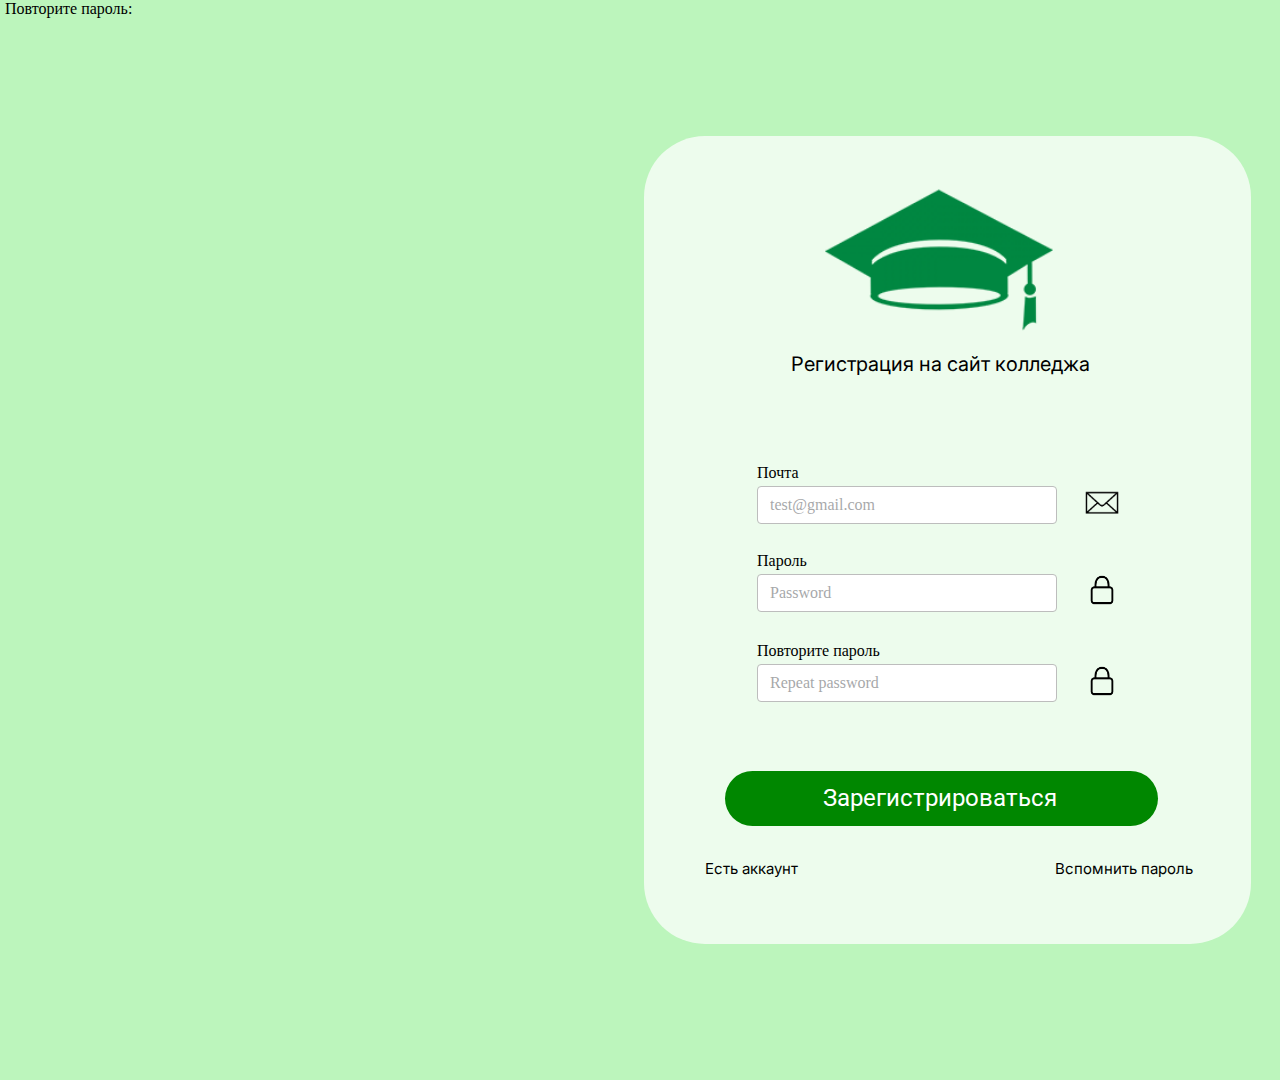
<file: фигма/index.html>
<html lang="en">
          <head>
            <meta charset="utf-8">
          
            <title>Html Generated</title>
            <meta name="description" content="Figma htmlGenerator">
            <meta name="author" content="htmlGenerator">
            <link href="https://fonts.googleapis.com/css?family=Inter&display=swap" rel="stylesheet">
<link href="https://fonts.googleapis.com/css?family=Roboto&display=swap" rel="stylesheet">

            <link rel="stylesheet" href="styles.css">
            
            <style>
              /*
                Figma Background for illustrative/preview purposes only.
                You can remove this style tag with no consequence
              */
              body {background: #E5E5E5; }
            </style>
          
          </head>
          
          <body>


            <div class=e83_3><div class=e83_2><div class="ei83_2_69_27"></div>
            <div class="hahahaha">
              <div  class="ei83_2_69_28"></div><div  class="ei83_2_69_29"></div><div  class="ei83_2_69_41"></div><div  class="ei83_2_69_31"></div><div  class="ei83_2_69_32"></div><span  class="ei83_2_69_42">Повторите пароль: </span><span  class="ei83_2_69_34">Есть аккаунт</span><span  class="ei83_2_69_35">Регистрация на сайт колледжа</span><span  class="ei83_2_69_36">Вспомнить пароль</span><div  class="ei83_2_69_37"></div><div  class="ei83_2_69_43"></div><div  class="ei83_2_69_38"></div><span  class="ei83_2_69_39">Зарегистрироваться</span><div  class="ei83_2_75_2"></div>
              
              <div class="text-field">
                <label class="text-field__label" for="email">Почта</label>
                <input class="text-field__input" type="text" name="email" id="email" placeholder="test@gmail.com">
              </div>

              <div class="text-field2"> 
                <label class="text-field__label" for="password">Пароль</label>
                <input class="text-field__input" type="text" name="password" id="password" placeholder="Password">
              </div>

              <div class="text-field3">
                <label class="text-field__label" for="repeat_password">Повторите пароль</label>
                <input class="text-field__input" type="text" name="repeat_password" id="repeat_password" placeholder="Repeat password ">
              </div>

            </div>
          </div>  
          </body>
          </html>
</file>
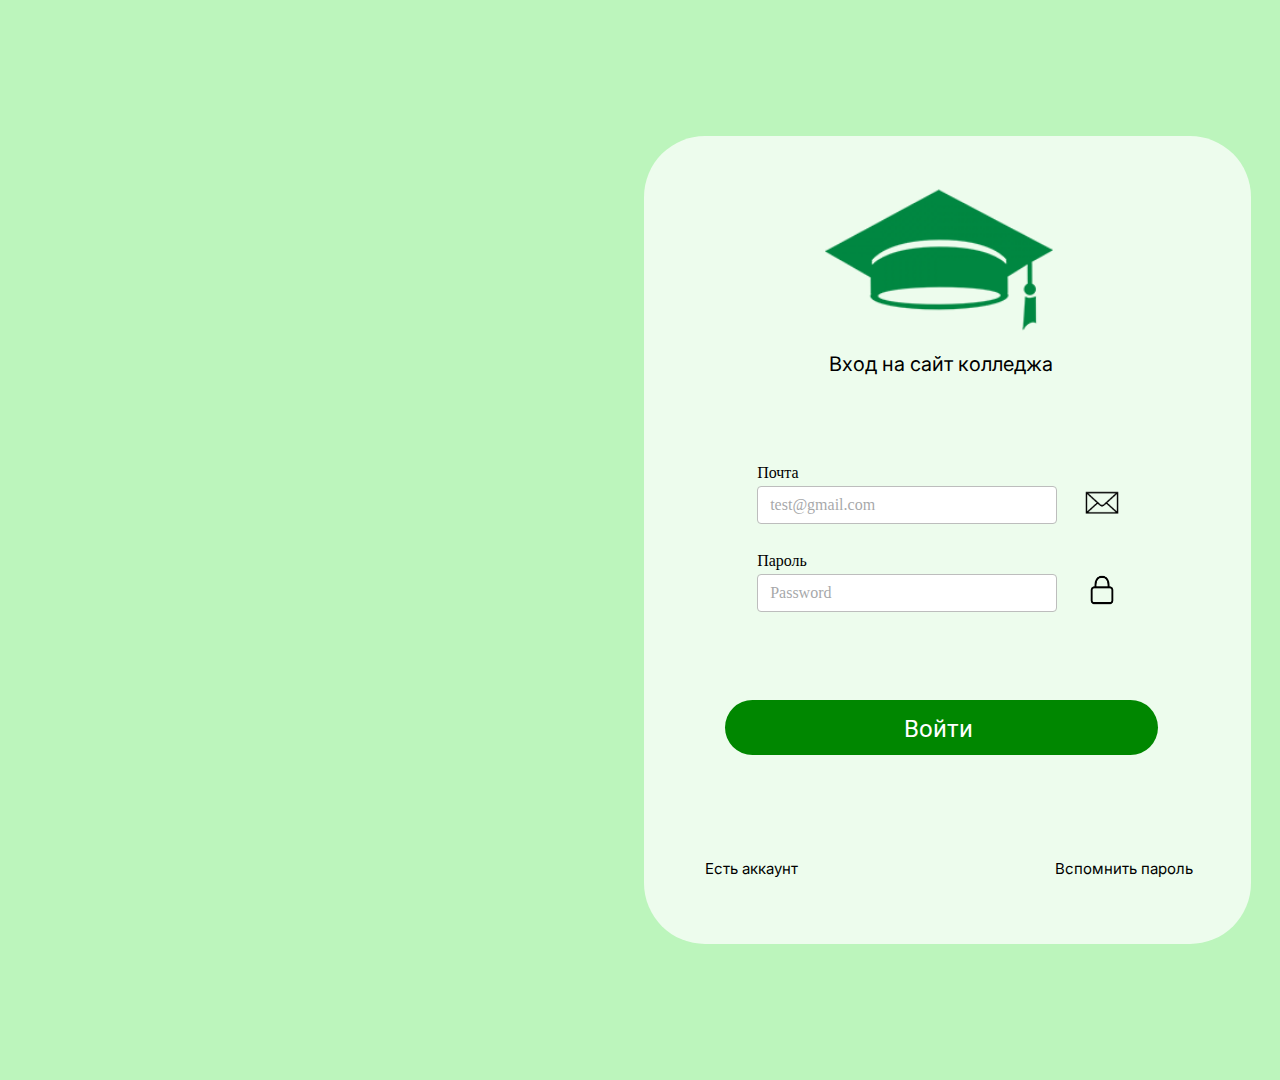
<file: фигма1/index.html>
<html lang="en">
          <head>
            <meta charset="utf-8">
          
            <title>Html Generated</title>
            <meta name="description" content="Figma htmlGenerator">
            <meta name="author" content="htmlGenerator">
            <link href="https://fonts.googleapis.com/css?family=Inter&display=swap" rel="stylesheet">
<link href="https://fonts.googleapis.com/css?family=Roboto&display=swap" rel="stylesheet">

            <link rel="stylesheet" href="styles.css">
            
            <style>
              /*
                Figma Background for illustrative/preview purposes only.
                You can remove this style tag with no consequence
              */
              body {background: #E5E5E5; }
            </style>
          
          </head>
          
          <body>


            <div class=e83_3><div class=e83_2><div class="ei83_2_69_27"></div>
            <div class="hahahaha">
              <div  class="ei83_2_69_28"></div><div  class="ei83_2_69_29"></div><div  class="ei83_2_69_31"></div><div  class="ei83_2_69_32"></div><span  class="ei83_2_69_34">Есть аккаунт</span><span  class="ei83_2_69_35">Вход на сайт колледжа</span><span  class="ei83_2_69_36">Вспомнить пароль</span><div  class="ei83_2_69_37"></div><div  class="ei83_2_69_43"></div><div  class="ei83_2_69_38"></div><span  class="ei83_2_69_39">Войти</span><div  class="ei83_2_75_2"></div>
              
              <div class="text-field">
                <label class="text-field__label" for="email">Почта</label>
                <input class="text-field__input" type="text" name="email" id="email" placeholder="test@gmail.com">
              </div>

              <div class="text-field2"> 
                <label class="text-field__label" for="password">Пароль</label>
                <input class="text-field__input" type="text" name="password" id="password" placeholder="Password">
              </div>

            

            </div>
          </div>  
          </body>
          </html>
</file>
<file: фигма/styles.css>
body {
	margin: 0;
	overflow-x: hidden;
}
.e83_3 { 
	background-color:rgba(255, 255, 255, 1);
	width:1920px;
	height:1080px;
	position:absolute;
}
.e83_2 { 
	width:1920px;
	height:1080px;
	position:absolute;
	left:0px;
	top:0px;
}
.ei83_2_69_27 { 
	background-color:rgba(188.0000039935112, 245.00000059604645, 188.0000039935112, 1);
	width:1920px;
	height:1080px;
	position:absolute;
	left:0px;
	top:0px;
}
.ei83_2_69_28 { 
	margin-left: 15px;
	background-color:rgba(237.0000010728836, 252.00000017881393, 237.0000010728836, 1);
	width:607px;
	height:808px;
	position:absolute;
	left:624px;
	top:136px;
	border-top-left-radius:61px;
	border-top-right-radius:61px;
	border-bottom-left-radius:61px;
	border-bottom-right-radius:61px;
}
.ei83_2_69_29 { 
	width:34px;
	height:34px;
	position:absolute;
	left: 67.5rem;
	top:35.8rem;
	background-image:url(images/free_icon_lock_6423891_6.png);
	background-repeat:no-repeat;
	background-size:cover;
}
.ei83_2_69_41 { 
	width:34px;
	height:34px;
	position:absolute;
	left: 67.5rem;
	top:664px;
	background-image:url(images/free_icon_lock_6423891_7.png);
	background-repeat:no-repeat;
	background-size:cover;
}
.i83_2_69_31 { 
	border:1px solid rgba(0, 0, 0, 1);
}
.ei83_2_69_31 { 
	width:430px;
	height:0px;
	position:absolute;
	left:713px;
	top:507px;
}
.ei83_2_69_32 { 
	width:34px;
	height:34px;
	position:absolute;
	left: 67.5rem;
	top:30.3rem;
	background-image:url(images/pngwing_4.png);
	background-repeat:no-repeat;
	background-size:cover;
}
.ei83_2_69_33 { 
	color:rgba(0, 0, 0, 1);
	width:59px;
	height:18px;
	position:absolute;
	left:718px;
	top:575px;
	font-family:Inter;
	text-align:left;
	font-size:15px;
	letter-spacing:0;
}
.ei83_2_69_34 { 
	margin-top: 20px;
	color:rgba(0, 0, 0, 1);
	width:97px;
	height:18px;
	position:absolute;
	left:700px;
	top:839px;
	font-family:Inter;
	text-align:left;
	font-size:15px;
	letter-spacing:0;
}
.ei83_2_69_35 { 
	color:rgba(0, 0, 0, 1);
	width:311px;
	height:24px;
	position:absolute;
	left:49.1rem;
	top:352px;
	font-family:Inter;
	text-align:left;
	font-size:20px;
	letter-spacing:0;
}
.ei83_2_69_36 {
	margin-top: 20px; 
	color:rgba(0, 0, 0, 1);
	width:139px;
	height:18px;
	position:absolute;
	left:1050px;
	top:839px;
	font-family:Inter;
	text-align:left;
	font-size:15px;
	letter-spacing:0;
}
.i83_2_69_37 { 
	border:1px solid rgba(0, 0, 0, 1);
}
.ei83_2_69_37 { 
	width:430px;
	height:0px;
	position:absolute;
	left:712px;
	top:604px;
}
.i83_2_69_43 { 
	border:1px solid rgba(0, 0, 0, 1);
}
.ei83_2_69_43 { 
	width:430px;
	height:0px;
	position:absolute;
	left:712px;
	top:701px;
}
.ei83_2_69_38 { 
	background-color:rgba(0, 135.00000715255737, 0, 1);
	width:433.4685363769531px;
	height:55.21581268310547px;
	position:absolute;
	left:720px;
	top:771px;
	border-radius:50px;
}
.ei83_2_69_39 { 
	color:rgba(255, 255, 255, 1);
	width:79px;
	height:25px;
	position:absolute;
	left:51.12rem;
	top:49rem;
	font-family:Roboto;
	text-align:center;
	font-size:24px;
	letter-spacing:0;
}
.ei83_2_75_2 { 
	width:228px;
	height:195px;
	position:absolute;
	left:820px;
	top:146px;
	background-image:url(images/fewfffewfwfwefewfwef_8.png);
	background-repeat:no-repeat;
	background-size:cover;
}
.ei83_2_82_3 { 
	width:100px;
	height:100px;
	position:absolute;
	left:120px;
	top:376px;
}
.hahahaha {
	position: absolute;
	left: 5px;
}

h1 {
	font-size: 1.25rem;
	font-weight: 500;
	}
	

	p {
	font-weight: 500;
		}
	
	
	.text-field {
	position: absolute;
	top: 29rem;
	left: 720px;
		}
	
	.text-field__label {
	display: block;
	margin-bottom: 0.25rem;
	margin-right: -10rem;
	margin-left: 2rem;
		}
	
	.text-field__input {
	display: block;
	width: 300;
	height: calc(2.25rem + 2px);
	padding: 0.375rem 0.75rem;
	font-family: inherit;
	font-size: 1rem;
	font-weight: 400;
	line-height: 1.5;
	color: #212529;
	background-color: #fff;
	background-clip: padding-box;
	border: 1px solid #bdbdbd;
	border-radius: 0.25rem;
	transition: border-color 0.15s ease-in-out, box-shadow 0.15s ease-in-out;
	position: absolute;
	left: 2rem;
		}
	
	.text-field__input::placeholder {
	color: #212529;
	opacity: 0.4;
		}
	
	.text-field__input:focus {
	color: #212529;
	background-color: #fff;
	border-color: #bdbdbd;
	outline: 0;
	box-shadow: 0 0 0 0.2rem rgba(158, 158, 158, 0.25);
		}
	
	.text-field__input:disabled,
	.text-field__input[readonly] {
	background-color: #f5f5f5;
	opacity: 1;
		}
	
		.text-field2 {
			position: absolute;
			top: 34.5rem;
			left: 720px;
				}
				.text-field3 {
					position: absolute;
					top: 40.1rem;
					left: 720px;
						}
</file>
<file: фигма1/styles.css>
body {
	margin: 0;
	overflow-x: hidden;
}
.e83_3 { 
	background-color:rgba(255, 255, 255, 1);
	width:1920px;
	height:1080px;
	position:absolute;
}
.e83_2 { 
	width:1920px;
	height:1080px;
	position:absolute;
	left:0px;
	top:0px;
}
.ei83_2_69_27 { 
	background-color:rgba(188.0000039935112, 245.00000059604645, 188.0000039935112, 1);
	width:1920px;
	height:1080px;
	position:absolute;
	left:0px;
	top:0px;
}
.ei83_2_69_28 { 
	margin-left: 15px;
	background-color:rgba(237.0000010728836, 252.00000017881393, 237.0000010728836, 1);
	width:607px;
	height:808px;
	position:absolute;
	left:624px;
	top:136px;
	border-top-left-radius:61px;
	border-top-right-radius:61px;
	border-bottom-left-radius:61px;
	border-bottom-right-radius:61px;
}
.ei83_2_69_29 { 
	width:34px;
	height:34px;
	position:absolute;
	left: 67.5rem;
	top:35.8rem;
	background-image:url(images/free_icon_lock_6423891_6.png);
	background-repeat:no-repeat;
	background-size:cover;
}
.ei83_2_69_41 { 
	width:34px;
	height:34px;
	position:absolute;
	left: 68.855rem;
	top:664px;
	background-image:url(images/free_icon_lock_6423891_7.png);
	background-repeat:no-repeat;
	background-size:cover;
}
.i83_2_69_31 { 
	border:1px solid rgba(0, 0, 0, 1);
}
.ei83_2_69_31 { 
	width:430px;
	height:0px;
	position:absolute;
	left:713px;
	top:507px;
}
.ei83_2_69_32 { 
	width:34px;
	height:34px;
	position:absolute;
	left: 67.5rem;
	top:30.3rem;
	background-image:url(images/pngwing_4.png);
	background-repeat:no-repeat;
	background-size:cover;
}
.ei83_2_69_33 { 
	color:rgba(0, 0, 0, 1);
	width:59px;
	height:18px;
	position:absolute;
	left:718px;
	top:575px;
	font-family:Inter;
	text-align:left;
	font-size:15px;
	letter-spacing:0;
}
.ei83_2_69_34 { 
	margin-top: 20px;
	color:rgba(0, 0, 0, 1);
	width:97px;
	height:18px;
	position:absolute;
	left:700px;
	top:839px;
	font-family:Inter;
	text-align:left;
	font-size:15px;
	letter-spacing:0;
}
.ei83_2_69_35 { 
	color:rgba(0, 0, 0, 1);
	width:311px;
	height:24px;
	position:absolute;
	left: 51.5rem;
	top:352px;
	font-family:Inter;
	text-align:left;
	font-size:20px;
	letter-spacing:0;
}
.ei83_2_69_36 {
	margin-top: 20px; 
	color:rgba(0, 0, 0, 1);
	width:139px;
	height:18px;
	position:absolute;
	left:1050px;
	top:839px;
	font-family:Inter;
	text-align:left;
	font-size:15px;
	letter-spacing:0;
}
.i83_2_69_37 { 
	border:1px solid rgba(0, 0, 0, 1);
}
.ei83_2_69_37 { 
	width:430px;
	height:0px;
	position:absolute;
	left:712px;
	top:604px;
}
.i83_2_69_43 { 
	border:1px solid rgba(0, 0, 0, 1);
}
.ei83_2_69_43 { 
	width:430px;
	height:0px;
	position:absolute;
	left:712px;
	top:701px;
}
.ei83_2_69_38 { 
	background-color:rgba(0, 135.00000715255737, 0, 1);
	width:433.4685363769531px;
	height:55.21581268310547px;
	position:absolute;
	left:720px;
	top:700px;
	border-radius:50px;
}
.ei83_2_69_39 { 
	color:rgba(255, 255, 255, 1);
	width:79px;
	height:25px;
	position:absolute;
	left:55.9rem;
	top:44.7rem;
	font-family:Roboto;
	text-align:center;
	font-size:24px;
	letter-spacing:0;
}
.ei83_2_75_2 { 
	width:228px;
	height:195px;
	position:absolute;
	left:820px;
	top:146px;
	background-image:url(images/fewfffewfwfwefewfwef_8.png);
	background-repeat:no-repeat;
	background-size:cover;
}
.ei83_2_82_3 { 
	width:100px;
	height:100px;
	position:absolute;
	left:120px;
	top:376px;
}
.hahahaha {
	position: absolute;
	left: 5px;
}

h1 {
	font-size: 1.25rem;
	font-weight: 500;
	}
	

	p {
	font-weight: 500;
		}
	
	
	.text-field {
	position: absolute;
	top: 29rem;
	left: 720px;
		}
	
	.text-field__label {
	display: block;
	margin-bottom: 0.25rem;
	margin-left: 2.01rem;
		}
	
	.text-field__input {
	display: block;
	width: 300;
	height: calc(2.25rem + 2px);
	padding: 0.375rem 0.75rem;
	font-family: inherit;
	font-size: 1rem;
	font-weight: 400;
	line-height: 1.5;
	color: #212529;
	background-color: #fff;
	background-clip: padding-box;
	border: 1px solid #bdbdbd;
	border-radius: 0.25rem;
	transition: border-color 0.15s ease-in-out, box-shadow 0.15s ease-in-out;
	margin-left: 2.01rem;
		}
	
	.text-field__input::placeholder {
	color: #212529;
	opacity: 0.4;
		}
	
	.text-field__input:focus {
	color: #212529;
	background-color: #fff;
	border-color: #bdbdbd;
	outline: 0;
	box-shadow: 0 0 0 0.2rem rgba(158, 158, 158, 0.25);
		}
	
	.text-field__input:disabled,
	.text-field__input[readonly] {
	background-color: #f5f5f5;
	opacity: 1;
		}
	
		.text-field2 {
			position: absolute;
			top: 34.5rem;
			left: 720px;
				}
				.text-field3 {
					position: absolute;
					top: 40.1rem;
					left: 720px;
						}
</file>
